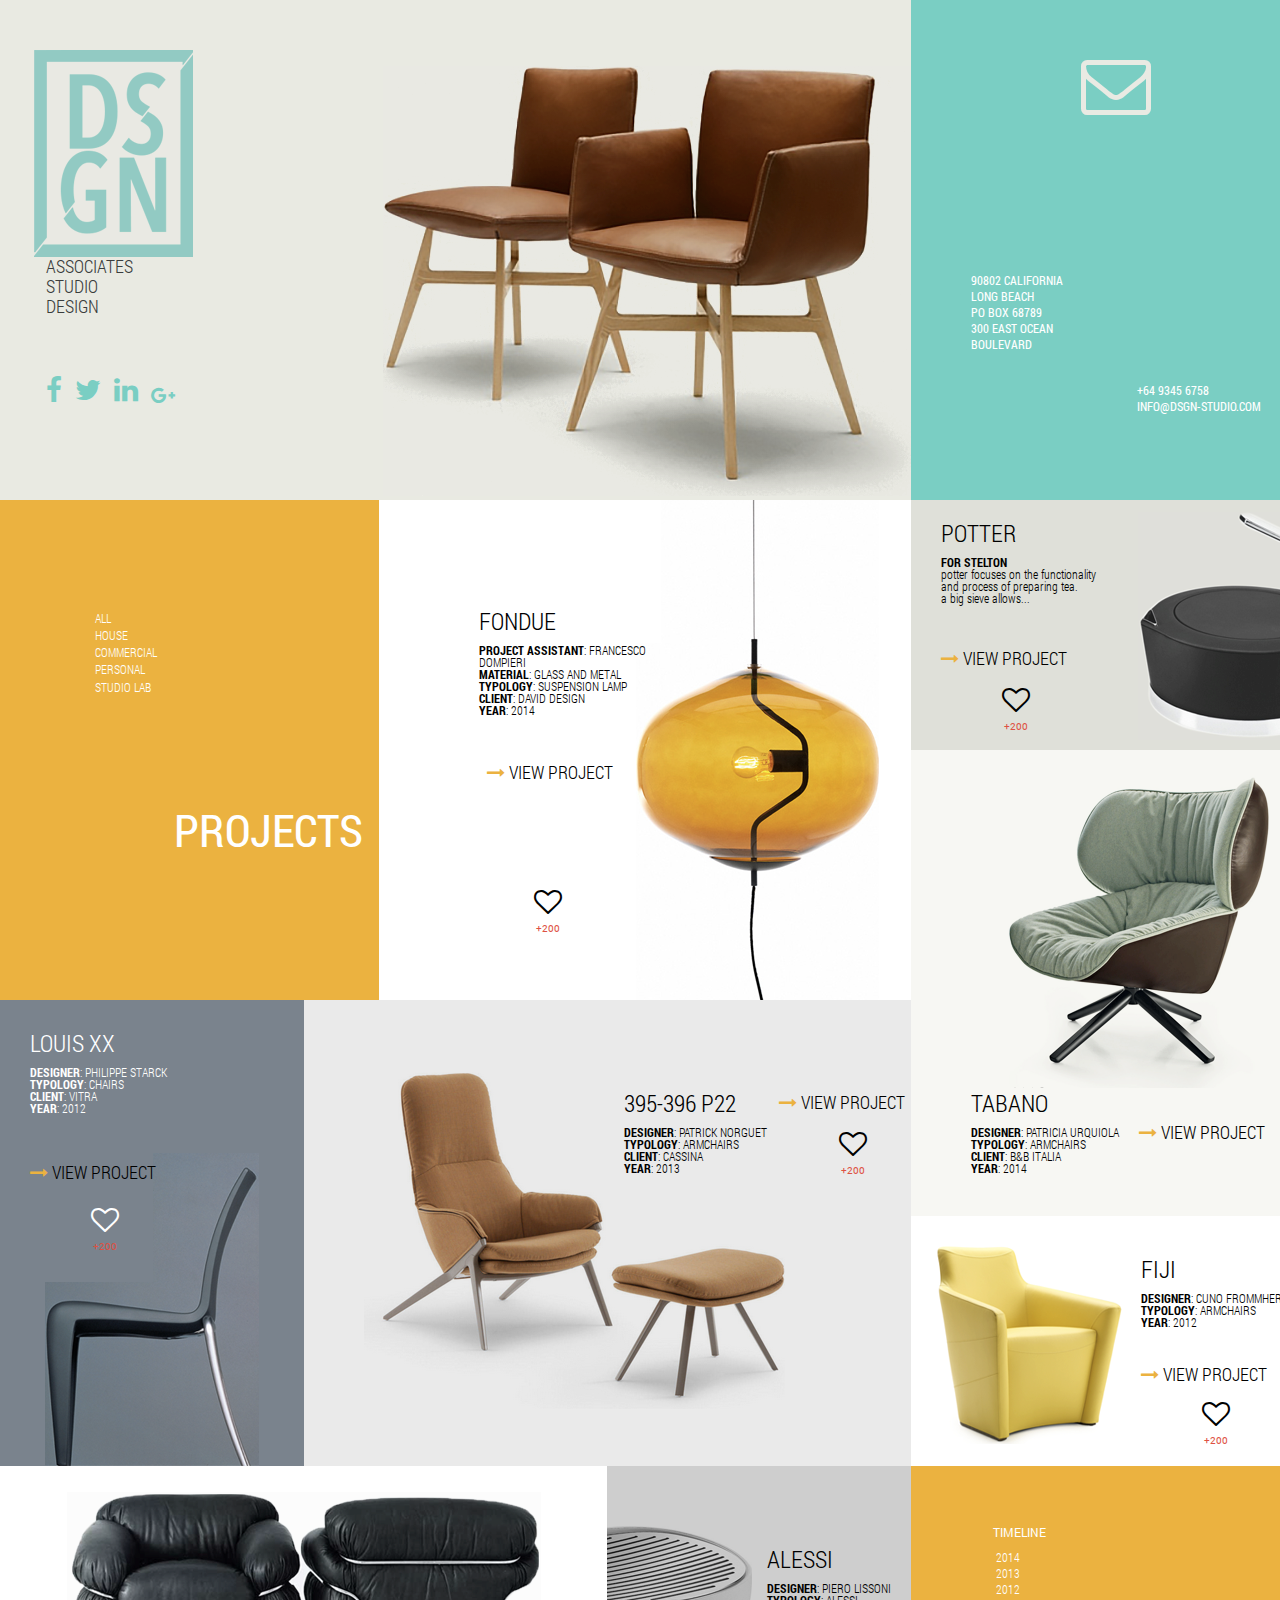
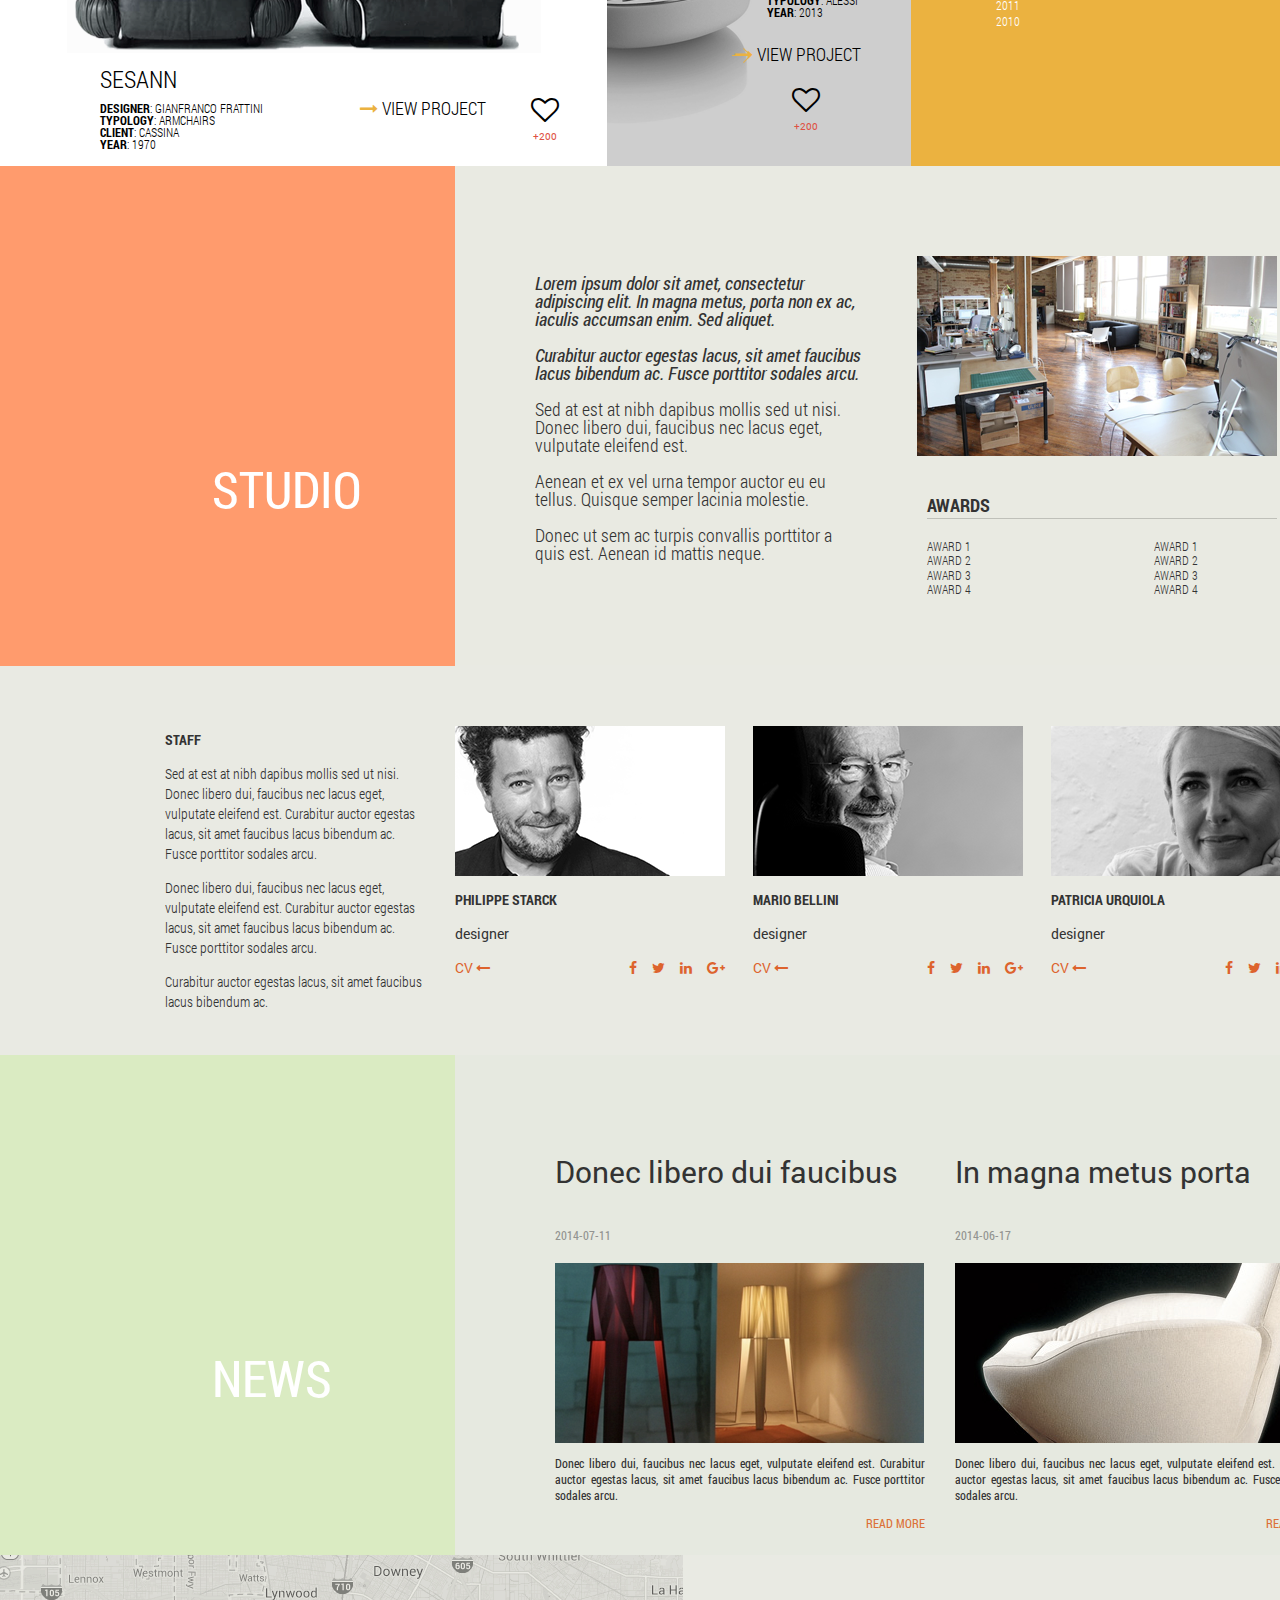
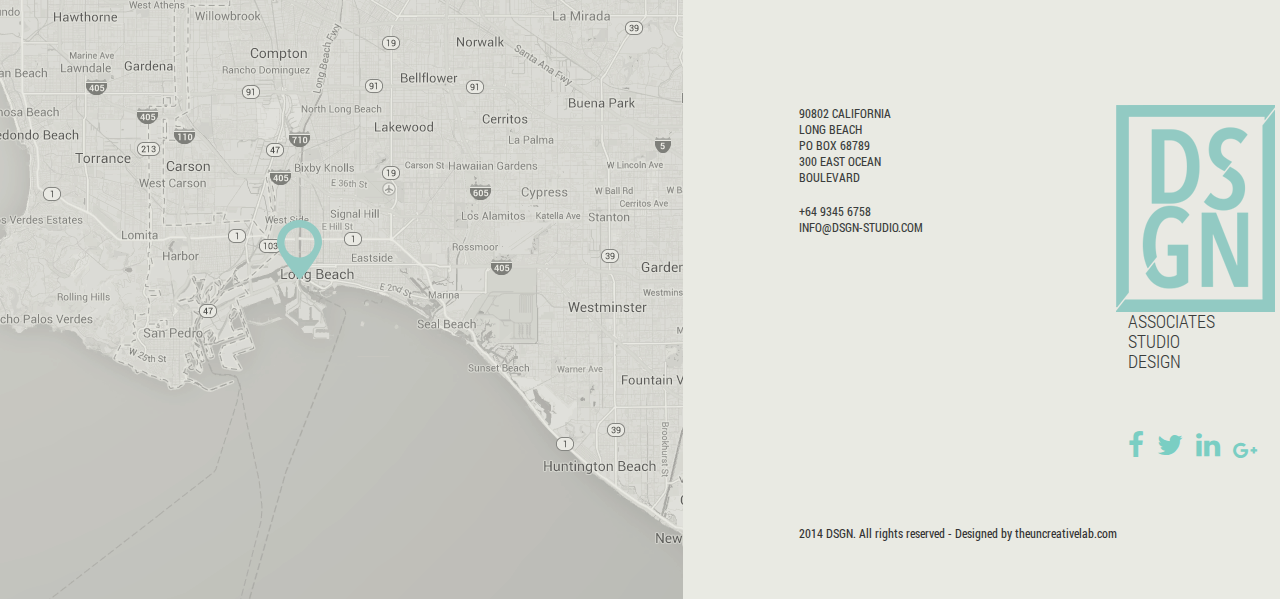
<file: index.html>
<!DOCTYPE html>
<html lang="en">
	<head>
		<meta charset="utf-8">
		<title>DSGN</title>
		<link rel="stylesheet" type="text/css" href="css/bootstrap.css">
		<link rel="stylesheet" type="text/css" href="css/dsgn.css">
		<link rel="stylesheet" href="https://maxcdn.bootstrapcdn.com/font-awesome/4.4.0/css/font-awesome.min.css">
	</head>
	<body>
		<header>
			<div class="row">
				<div class="col-md-8">
					<div class="row">
						<div class="col-md-3 logo">
							<img src="img/logo.png" class="img-responsive logo-image" alt="dsgn logo">
							<p>associates<br>studio<br>design</p>
							<ul>
								<li><a href="#"><i class="fa fa-facebook fa-2x"></i></a></li>
								<li><a href="#"><i class="fa fa-twitter fa-2x"></i></a></li>
								<li><a href="#"><i class="fa fa-linkedin fa-2x"></i></a></li>
								<li><a href="#"><i class="fa fa-google-plus fa-lg"></i></a></li>
							</ul>
						</div>
						<div class="col-md-9">
							<img src="img/chairs.png" class="item img-responsive" alt="photo of 2 chairs">
						</div>
					</div>
				</div>
				<div class="col-md-4" id="nav-1">
					<i class="fa fa-envelope-o fa-5x"></i>
					<p id="address-part1">90802 california<br>long beach<br>po box 68789<br>300 east ocean<br>boulevard</p>
					<p id="address-part2">+64 9345 6758<br>info@dsgn-studio.com</p>		
				</div>
			</div>
		</header>
		<section id="projects">
			<div class="row">
			  <div class="col-md-8">
			  	<div class="row">
			  		<div class="col-md-5" id="nav-2">
			  			<div class="description-holder">
			  				<ul>
			  					<li><a href="#"><i class="fa fa-long-arrow-right"></i> all</a></li>
			  					<li><a href="#"><i class="fa fa-long-arrow-right"></i> house</a></li>
			  					<li><a href="#"><i class="fa fa-long-arrow-right"></i> commercial</a></li>
			  					<li><a href="#"><i class="fa fa-long-arrow-right"></i> personal</a></li>
			  					<li><a href="#"><i class="fa fa-long-arrow-right"></i> studio lab</a></li>
			  				</ul>
			  			</div>
			  			<h1>PROJECTS</h1>
			  		</div>
			  		<div class="col-md-7" id="item-1">
			  			<div class="description-holder">
				  			<h3>fondue</h3>
				  			<p><span>project assistant</span>: francesco dompieri</p>
				  			<p><span>material</span>: glass and metal</p>
				  			<p><span>typology</span>: suspension lamp</p>
				  			<p><span>client</span>: david design</p>
				  			<p><span>year</span>: 2014</p>
				  		</div>
				  		<div class="view">
				  			<a href="#"><i class="fa fa-long-arrow-right"></i> VIEW PROJECT</a>
				  		</div>
				  		<div class="likes">
				  			<a href="#"><span><i class="fa fa-heart-o fa-2x"></i></span>
				  			<p>+200</p></a>
				  		</div>
			  			<img src="img/lamp.png" class="img-responsive" alt="photo of a lamp">
			  		</div>
			  		<div class="col-md-4" id="item-4">
			  			<div class="description-holder">
				  			<h3>louis xx</h3>
				  			<p><span>designer</span>: philippe starck</p>
				  			<p><span>typology</span>: chairs</p>
				  			<p><span>client</span>: vitra</p>
				  			<p><span>year</span>: 2012</p>
				  		</div>
				  		<div class="view">
				  			<a href="#"><i class="fa fa-long-arrow-right"></i> VIEW PROJECT</a>
				  		</div>
				 			<div class="likes">
				  			<a href="#"><span><i class="fa fa-heart-o fa-2x"></i></span>
				  			<p>+200</p></a>
				  		</div>
			  			<img src="img/chair-1.png" class="img-responsive center-block" alt="photo of a black louis xx chair">
			  		</div>
			  		<div class="col-md-8" id="item-5">
							<div class="description-holder">
				  			<h3>395-396 p22</h3>
				  			<p><span>designer</span>: patrick norguet</p>
				  			<p><span>typology</span>: armchairs</p>
				  			<p><span>client</span>: cassina</p>
				  			<p><span>year</span>: 2013</p>
				  		</div>
				  		<div class="view">
				  			<a href="#"><i class="fa fa-long-arrow-right"></i> VIEW PROJECT</a>
				  		</div>
				  		<div class="likes">
				  			<a href="#"><span><i class="fa fa-heart-o fa-2x"></i></span>
				  			<p>+200</p></a>
				  		</div>
			  			<img src="img/armchair-1.png" class="img-responsive" alt="photo of a 395-396 p22 armchair">
			  		</div>
			  		<div class="col-md-8" id="item-6">
							<div class="description-holder">
				  			<h3>sesann</h3>
				  			<p><span>designer</span>: gianfranco frattini</p>
				  			<p><span>typology</span>: armchairs</p>
				  			<p><span>client</span>: cassina</p>
				  			<p><span>year</span>: 1970</p>
				  		</div>
				  		<div class="view">
				  			<a href="#"><i class="fa fa-long-arrow-right"></i>
				  			  VIEW PROJECT</a>
				  		</div>
				  			<div class="likes">
				  			<a href="#"><span><i class="fa fa-heart-o fa-2x"></i></span>
				  			<p>+200</p></a>
				  		</div>
			  			<img src="img/armchair-3.png" class="img-responsive center-block" alt="photo of a sofa">
			  		</div>
			  		<div class="col-md-4" id="item-7">
							<div class="description-holder">
				  			<h3>alessi</h3>
				  			<p><span>designer</span>: piero lissoni</p>
				  			<p><span>typology</span>: alessi</p>
				  			<p><span>year</span>: 2013</p>
				  		</div>
				  		<div class="view">
				  			<a href="#"><i class="fa fa-long-arrow-right"></i>
				  			  VIEW PROJECT</a>
				  		</div>
				  		<div class="likes">
				  			<a href="#"><span><i class="fa fa-heart-o fa-2x"></i></span>
				  			<p>+200</p></a>
				  		</div>
			  			<img src="img/alessi.png" class="img-responsive" alt="photo of a sliver dish"> 
			  		</div>
			  	</div>
			  </div>
			  <div class="col-md-4">
			  	<div class="row">
			  		<div class="col-md-12" id="item-2">
			  			<div class="description-holder">
				  			<h3>potter</h3>
				  			<p><span>for stelton</span></p>
				 				<p>Potter focuses on the functionality<br>and process of preparing tea.<br>A big sieve allows...</p>
				 			</div>
				 			<div class="view">
				  			<a href="#"><i class="fa fa-long-arrow-right"></i>
				  			  VIEW PROJECT</a>
				  		</div>
				 			<div class="likes">
				  			<a href="#"><span><i class="fa fa-heart-o fa-2x"></i></span>
				  			<p>+200</p></a>
				  		</div>
			  			<img src="img/potter.png" class="img-responsive" alt="photo of a black tea pot">
			  		</div>
			  		<div class="col-md-12" id="item-3">
							<div class="description-holder">
				  			<h3>tabano</h3>
				  			<p><span>designer</span>: patricia urquiola</p>
				  			<p><span>typology</span>: armchairs</p>
				  			<p><span>client</span>: b&amp;b italia</p>
				  			<p><span>year</span>: 2014</p>
				  		</div>
				  		<div class="view">
				  			<a href="#"><i class="fa fa-long-arrow-right"></i>
				  			  VIEW PROJECT</a>
				  		</div>
				  		<div class="likes">
				  			<a href="#"><span><i class="fa fa-heart-o fa-2x"></i></span>
				  			<p>+200</p></a>
				  		</div>
			  			<img src="img/armchair-2.png" class="img-responsive center-block" alt="photo of a green armchair">
			  		</div>
			  		<div class="col-md-12" id="item-8">
							<div class="description-holder">
				  			<h3>fiji</h3>
				  			<p><span>designer</span>: cuno frommherz</p>
				  			<p><span>typology</span>: armchairs</p>
				  			<p><span>year</span>: 2012</p>
				  		</div>
				  		<div class="view">
				  			<a href="#"><i class="fa fa-long-arrow-right"></i>
				  			  VIEW PROJECT</a>
				  		</div>
				  		<div class="likes">
				  			<a href="#"><span><i class="fa fa-heart-o fa-2x"></i></span>
				  			<p>+200</p></a>
				  		</div>
			  			<img src="img/armchair-4.png" class="img-responsive" alt="photo of a yellow armchair"></div>
			  		<div class="col-md-12" id="nav-3">
			  			<h6>timeline</h6>
			  			<ul>
			  				<li><a href="#"><i class="fa fa-long-arrow-right"></i> 2014</a></li>
			  				<li><a href="#"><i class="fa fa-long-arrow-right"></i> 2013</a></li>
			  				<li><a href="#"><i class="fa fa-long-arrow-right"></i> 2012</a></li>
			  				<li><a href="#"><i class="fa fa-long-arrow-right"></i> 2011</a></li>
			  				<li><a href="#"><i class="fa fa-long-arrow-right"></i> 2010</a></li>
			  			</ul>
			  		</div>
			  	</div>
			  </div> 
			</div>
		</section>
		<section id="studio">
			<div class="row studio">
				<div class="col-md-4" id="nav-4">
					<h1>studio</h1>
				</div>
				<div class="col-md-4">
					<div class="studio-description">
						<p class="italic">Lorem ipsum dolor sit amet, consectetur adipiscing elit. In magna metus, porta non ex ac, iaculis accumsan enim. Sed aliquet.</p>
						<p class="italic">Curabitur auctor egestas lacus, sit amet faucibus lacus bibendum ac. Fusce porttitor sodales arcu.</p>
						<p>Sed at est at nibh dapibus mollis sed ut nisi. Donec libero dui, faucibus nec lacus eget, vulputate eleifend est.</p>
						<p>Aenean et ex vel urna tempor auctor eu eu tellus. Quisque semper lacinia molestie.</p>
						<p>Donec ut sem ac turpis convallis porttitor a quis est. Aenean id mattis neque.</p>
					</div>
				</div>
				<div class="col-md-4 photo-awards">
					<img src="img/office.png" alt="photo of an office interior">
					<p><span class="bold">awards</span></p>
					<div id="separator"></div>
					<div class="award-wrapper">
						<p class="award">award 1</p>
						<p class="award">award 2</p>
						<p class="award">award 3</p>
						<p class="award">award 4</p>
					</div>
					<div class="award-wrapper">
						<p class="award">award 1</p>
						<p class="award">award 2</p>
						<p class="award">award 3</p>
						<p class="award">award 4</p>
					</div>
				</div>
			</div>
			<div class="row staff">
				<div class="col-md-4 staff-description">
					<p><span class="bold">staff</span></p>
					<p>Sed at est at nibh dapibus mollis sed ut nisi. Donec libero dui, faucibus nec lacus eget, vulputate eleifend est. Curabitur auctor egestas lacus, sit amet faucibus lacus bibendum ac. Fusce porttitor sodales arcu.</p>
					<p>Donec libero dui, faucibus nec lacus eget, vulputate eleifend est. Curabitur auctor egestas lacus, sit amet faucibus lacus bibendum ac. Fusce porttitor sodales arcu.</p>
					<p>Curabitur auctor egestas lacus, sit amet faucibus lacus bibendum ac.</p>
				</div>
				<div class="col-md-8">
					<div class="designer">
						<img src="img/photo1.png" alt="photo of philippe starck">
						<div class="designer-description">
							<p><span class="bold">philippe starck</span></p>
							<p>designer</p>
							<a href="#" class="cv">CV <i class="fa fa-long-arrow-left"></i></a>
							<ul class="social-media">
								<li><a href="#"><i class="fa fa-facebook"></i></a></li>
								<li><a href="#"><i class="fa fa-twitter"></i></a></li>
								<li><a href="#"><i class="fa fa-linkedin"></i></a></li>
								<li><a href="#"><i class="fa fa-google-plus"></i></a></li>
							</ul>
						</div>
					</div>
					<div class="designer">
						<img src="img/photo2.png" alt="photo of mario bellini">
						<div class="designer-description">
							<p><span class="bold">mario bellini</span></p>
							<p>designer</p>
							<a href="#" class="cv">CV <i class="fa fa-long-arrow-left"></i></a>
							<ul class="social-media">
								<li><a href="#"><i class="fa fa-facebook"></i></a></li>
								<li><a href="#"><i class="fa fa-twitter"></i></a></li>
								<li><a href="#"><i class="fa fa-linkedin"></i></a></li>
								<li><a href="#"><i class="fa fa-google-plus"></i></a></li>
							</ul>
						</div>
					</div>
					<div class="designer">
						<img src="img/photo3.png" alt="photo of patricia urquiola">
						<div class="designer-description">
							<p><span class="bold">patricia urquiola</span></p>
							<p>designer</p>
							<a href="#" class="cv">CV <i class="fa fa-long-arrow-left"></i></a>
							<ul class="social-media">
								<li><a href="#"><i class="fa fa-facebook"></i></a></li>
								<li><a href="#"><i class="fa fa-twitter"></i></a></li>
								<li><a href="#"><i class="fa fa-linkedin"></i></a></li>
								<li><a href="#"><i class="fa fa-google-plus"></i></a></li>
							</ul>
						</div>
					</div>
				</div>
			</div>
		</section>
		<section id="news">
			<!-- <div class="container-fluid"> -->
				<div class="row news-wrapper">
					<div class="col-md-4" id="nav-5">
						<h1>news</h1>
					</div>
					<div class="col-md-8 news-container">
						<article class="news">
							<h2>Donec libero dui faucibus</h2>
							<time>2014-07-11</time>
							<img src="img/lamps.png" alt="photo of 2 lamps">
							<p>Donec libero dui, faucibus nec lacus eget, vulputate eleifend est. Curabitur auctor egestas lacus, sit amet faucibus lacus bibendum ac. Fusce porttitor sodales arcu.</p>
							<a href="#">read more</a>
						</article>
						<article class="news">
							<h2>In magna metus porta</h2>
							<time>2014-06-17</time>
							<img src="img/white-armchair.png" alt="photo of a white armchair">
							<p>Donec libero dui, faucibus nec lacus eget, vulputate eleifend est. Curabitur auctor egestas lacus, sit amet faucibus lacus bibendum ac. Fusce porttitor sodales arcu.</p>
							<a href="#">read more</a>
						</article>
					</div>
				</div>
			<!-- </div> -->
		</section>
		<section id="map-contact">
			<div class="row">
				<div class="col-md-6 map">
					<img src="img/map.png" alt="a map showing the location of the office in Long Beach">
				</div>
				<div class="col-md-6 contact logo">
					<div class="row">
						<div class="col-md-6 address">
							<p>90802 california<br>long beach<br>po box 68789<br>300 east ocean<br>boulevard</p>
							<p>+64 9345 6758<br>info@dsgn-studio.com</p>
						</div>
						<div class="col-md-6">
							<div class="logo-wrapper">
								<img src="img/logo.png" class="img-responsive logo-image" alt="dsgn logo">
								<p>associates<br>studio<br>design</p>
								<ul>
									<li><a href="#"><i class="fa fa-facebook fa-2x"></i></a></li>
									<li><a href="#"><i class="fa fa-twitter fa-2x"></i></a></li>
									<li><a href="#"><i class="fa fa-linkedin fa-2x"></i></a></li>
									<li><a href="#"><i class="fa fa-google-plus fa-lg"></i></a></li>
								</ul>
							</div>
						</div>
						<div class="col-md-12">
							<footer>2014 DSGN. All rights reserved - Designed by theuncreativelab.com</footer>
						</div>
					</div>
				</div>
			</div>
		</section>
	</body>
</html>
</file>
<file: css/dsgn.css>
@font-face {
	font-family: Roboto;
	src: url(../fonts/roboto/Roboto-Regular.ttf);
}

@font-face {
	font-family: "Roboto Condensed";
	src: url(../fonts/roboto/RobotoCondensed-Regular.ttf);
}

@font-face {
	font-family: "Roboto Condensed Light";
	src: url(../fonts/roboto/RobotoCondensed-Light.ttf);
}

@font-face {
	font-family: "Roboto Condensed Bold";
	src: url(../fonts/roboto/RobotoCondensed-Bold.ttf);
}

@font-face {
	font-family: "Roboto Condensed Bold Italic";
	src: url(../fonts/roboto/RobotoCondensed-BoldItalic.ttf);
}

@font-face {
	font-family: "Roboto Condensed Italic";
	src: url(../fonts/roboto/RobotoCondensed-Italic.ttf);
}

body {
	/*background: pink;*/
	width: 1366px;
	margin: 0 auto;
	font-family: Roboto;
}

header {
	width: 100%;
	padding: 0px;
	margin: 0;
	height: 100%;
	background: #E9EAE2;
}

header .row {
	height: 500px;
}

.row {
	margin: 0;
	padding: 0px;
}

.row * {
	padding: 0px;
}

h3 {
	font-family: "Roboto Condensed Light";
	text-transform: uppercase;
	width: 200px;
	clear: both;
	color: #000000;
}

.description-holder {
	text-transform: uppercase;
	font-family: "Roboto Condensed Light";
	color: #000000;
	position: absolute;
	height: 140px;
	z-index: 3;
	width: 200px;
}

.description-holder span {
	font-family: "Roboto Condensed Bold";
}

.description-holder p {
	margin: 0;
	line-height: 1;
	font-size: 12px;
	width: 170px;
}

.description-holder ul {
	list-style-type: none;
	position: relative;
	top: 110px;
	left: 80px;
}

.description-holder li a {
	color: #FFFFFF;
	float: none;
}

.description-holder li a:hover {
	color: #FFFFFF;
	text-decoration: none;
}

.description-holder ul:first-child {
	color: #000000;
}

.description-holder .fa-angle-right:hover {
	visibility: visible;
}

.likes {
	position: absolute;
	width: 50px;
	height: 50px;
	z-index: 3;
}

.likes span {
	height: 28px;
	width: 50px;
	display: inline-block;
	text-align: center;
}

.likes p {
	text-align: center;
	color: #DE5143;
	font-size: 10px;
	margin-top: 5px;
}

.likes a {
	color: #000000;
}

.likes a:hover {
	text-decoration: none;
}

.view {
	position: absolute;
	z-index: 3;
}

.view a {
	width: 135px;
	height: 25px;
	color: #000000;
	font: 18px "Roboto Condensed Light";
	display: block;
	z-index: 3;
}

.view i {
	color: #EBB240;
}

.view a:hover {
	text-decoration: underline;
}

.logo {
	height: 100%;
	background: #E9EAE2;
	padding: 0px;
}

.logo-image {
	margin: 0 auto;
	padding-top: 50px;
}

.logo p {
	width:135px;
	text-transform: uppercase;
	color: #3A3D3C;
	display: block;
	margin: 0 auto;
	font: 18px/1.1 "Roboto Condensed Light";
}

.logo ul {
	width: 135px;
	list-style-type: none;
	display: block;
	margin: 60px auto 0 auto;
}

.logo ul li:last-child {
	padding-right: 0px;
}

.logo li {
	display: inline-block;
	padding-right: 10px;
}

.logo li a {
	color: #7ACEC3;
}

.address p {
	width: 200px;
	font: 12px "Roboto Condensed";
	margin: 0 0 18px 116px;
	float: left;
}

.address {
	margin-top: 150px;
}

.item {
	float: right;
	padding-top: 66px;
}

#nav-1 {
	height: 100%;
	background: #7ACEC3;
	padding: 0px;
}

#nav-1 p {
	font: 12px "Roboto Condensed";
	float: left;
	text-transform: uppercase;
	color: #FFFFFF;
}

#address-part1 {
	padding: 260px 0px 0px 60px;
}

#address-part2 {
	padding: 370px 0px 0px 74px;
}

#nav-1 i {
	color: #E9EAE3;
	position: absolute;
	top: 50px;
	left: 170px;
}

#nav-2 {
	height: 500px;
	background: #EBB240;
	padding: 0px;
}

#nav-2 h1 {
	color: #FFFFFF;
	font: 45px "Roboto Condensed";
	position: relative;
	left: 174px;
	top: 280px;
}

#nav-2 ul li a {
	font-size: 12px;
}

#studio h1 {
	color: #FFFFFF;
	font: 50px "Roboto Condensed";
	position: relative;
	left: 212px;
	top: 270px;
	text-transform: uppercase;
}

#news {
	padding: 0px;
	margin: 0px;
}

#news h1 {
	color: #FFFFFF;
	font: 50px "Roboto Condensed";
	position: relative;
	left: 212px;
	top: 270px;
	text-transform: uppercase;
}

#nav-3 {
	background: #EBB240;
}

#nav-3 h6 {
	padding: 50px 0px 0px 82px;
	text-transform: uppercase;
	color: #FFFFFF;
}

#nav-3 ul {
	width: 150px;
	padding-left: 70px;
	list-style-type: none;
}

#nav-3 ul li a {
	font: 12px "Roboto Condensed Light";
	color: #FFFFFF;
	display: block;
	float: none;
}

#nav-3 ul li a:hover {
	text-decoration: none;
}

#nav-4 {
	background: #FF9B6D;
	height: 100%;
}

#nav-5 {
	background: #DAEBC2;
	height: 500px;
}

#projects {
	height: 1265px;
	background: #EAEAEA;
}

#item-1 img, #item-2 img, #item-3 img, #item-4 img, #item-5 img, #item-6 img, #item-7 img, #item-8 img {
	z-index: 2;
	position: relative;
}

#item-1 {
	height: 500px;
	background: #FFFFFF;
	padding: 0px;
}

#item-1 .description-holder {
	top: 88px; 
	left: 100px;
}

#item-1 img {
	height: 500px;
	float: right;
	padding-right: 32px;
}

#item-1 .likes {
	top: 388px;
	left: 144px;
}

#item-1 .view {
	left: 108px;
	top: 260px;
}

#item-2 {
	width: 100%;
	height: 250px;
	background: #DFE0D9;
}

#item-2 img {
	float: right;
	padding: 12px 20px 0px 0px;
}

#item-2 .description-holder {
	left: 30px;
}

#item-2 p {
	text-transform: lowercase;
}

#item-2 p span {
	text-transform: uppercase;
}

#item-2 .likes {
	top: 186px;
	left: 80px;
}

#item-2 .view {
	top: 146px;
	left: 30px;
}

#item-3 {
	height: 466px;
	background: #F7F7F3;
}

#item-3 .description-holder {
	top: 320px;
	left: 60px;
}

#item-3 img {
	top: 26px;
}

#item-3 .likes {
	top: 372px;
	left: 380px;
}

#item-3 .view {
	top: 370px;
	left: 228px;
}

#item-4 {
	height: 466px;
	background: #7A838D;
}

#item-4 .description-holder {
	left: 30px;
	top: 10px;
	color: #FFFFFF;
}

#item-4 h3 {
	color: #FFFFFF;
}

#item-4 img {
	top: 153px;
}

#item-4 .likes {
	top: 206px;
	left: 80px;
}

#item-4 .likes span, .view span {
	color: #FFFFFF;
}

#item-4 .view {
	top: 160px;
	left: 30px;
}

#item-5 {
	height: 466px;
}

#item-5 img {
	top: 72px;
	left: 60px;
}

#item-5 .description-holder {
	top: 70px;
	left: 320px;
}

#item-5 .likes {
	top: 130px;
	left: 524px;
}

#item-5 .view {
	top: 90px;
	left: 475px;
}

#item-6, #item-7, #nav-3 {
	height: 300px;
}

#item-6 {
	background: #FFFFFF;
}

#item-6 img {
	top: 26px;
}

#item-6 .description-holder {
	top: 180px;
	left: 100px;
}

#item-6 .likes {
	left: 520px;
	top: 230px;
}

#item-6 .view {
	top: 230px;
	left: 360px;
}

#item-7 {
	background: #CECECE;
}

#item-7 img {
	top: 60px;
}

#item-7 .description-holder {
	top: 60px;
	left: 160px;
}

#item-7 .likes {
	top: 220px;
	left: 174px;
}

#item-7 .view {
	top: 176px;
	left: 128px;
	z-index: 3;
}

#item-8 {
	height: 250px;
	background: #FFFFFF;
}

#item-8 img {
	left: 25px;
	top: 28px;
}

#item-8 .description-holder {
	left: 230px;
	top: 20px;
}

#item-8 .likes {
	top: 184px;
	left: 280px;
}

#item-8 .view {
	top: 146px;
	left: 230px;
}

#studio {
	height: 890px;
	width: 100%;
	padding: 0px;
	margin: 0px;
}

.studio {
	height: 500px;
	background: #E9EAE2;
}

.staff {
	height: 390px;
	background: #E9EAE3;
}

.studio-description {
	width: 90%;
	height: 500px;
	padding: 90px 0 0 80px;
}

.studio p {
	font: 18px/1 "Roboto Condensed Light";
	word-wrap: break-word;
	color: #333333;
}

.studio p.italic {
	font-family: "Roboto Condensed Italic";
}

.photo-awards {
	height: 500px;
}

.photo-awards img {
	margin: 90px 0 0 6px;
}

.photo-awards p {
	margin: 40px 0 0 16px;
}

p.award {
	margin: 0 0 0 16px;
	text-transform: uppercase;
	font: 12px/1.2 "Roboto Condensed Light";
	word-wrap: break-word;
}

#separator {
	width: 350px;
	height: 1px;
	background: #BFC0B9;
	margin: 4px 0 20px 16px;
}

.award-wrapper {
	width: 50%;
	float: left;
}

.staff-description {
	display: block;
	height: 320px;
	padding: 50px 30px 0px 165px;
}

.staff-description p {
	font-family: "Roboto Condensed Light";
}

.designer {
	width: 270px;
	height: 320px;
	float: left;
	margin-right: 28px;
	padding-top: 60px;
}

a.cv, a {
	display: block;
	float: left;
	color: #DD632D;
}

a.cv:hover {
	text-decoration: none;
}

ul.social-media {
	list-style-type: none;
	float: right;
}

.bold {
	font-family: "Roboto Condensed Bold";
	text-transform: uppercase;
}

ul.social-media li {
	display: inline-block;
	padding-left: 12px;
	color: #DD632D;
}

#news-wrapper {
	height: 500px;
	background: #E6E9E0;
}

.news {
	float: left;
	width: 370px;
	height: 370px;
	margin-right: 30px;
}

.news-container {
	padding: 80px 0 0 100px;
	float: left;
	background: #E6E9E0;
	height: 500px;
}

.news h2 {
	margin-bottom: 0px;
	height: 70px;
}

.news img {
	margin-top: 18px;
}

.news p {
	font: 12px "Roboto Condensed";
	text-align: justify;
}

.news a {
	float: right;
	text-transform: uppercase;
	color: #DC7138;
	text-decoration: none;
	font: 12px "Roboto Condensed";
}

time {
	font: 12px "Roboto Condensed";
	color: #939491;
}

#map-contact {
	height: 644px;
	background: pink;
}

.map {
	height: 644px;
	padding-left: 0px;
}

.map img {
	float: left;
}

.contact {
	height: 644px;
	background: #E9EAE3;
}

.logo-wrapper {
	margin-top: 100px;
}

footer {
	margin: 60px 0 0 116px;
	font: 12px "Roboto Condensed";
}

.description-holder a .fa {
	opacity: 0;
	visibility: hidden;
}

.description-holder a:hover .fa {
	opacity: 1;
	visibility: visible;
	color: #FFFFFF;
}

#nav-3 a .fa {
	opacity: 0;
	visibility: hidden;
}

#nav-3 a:hover .fa {
	opacity: 1;
	visibility: visible;
	color: #FFFFFF;
}
</file>
